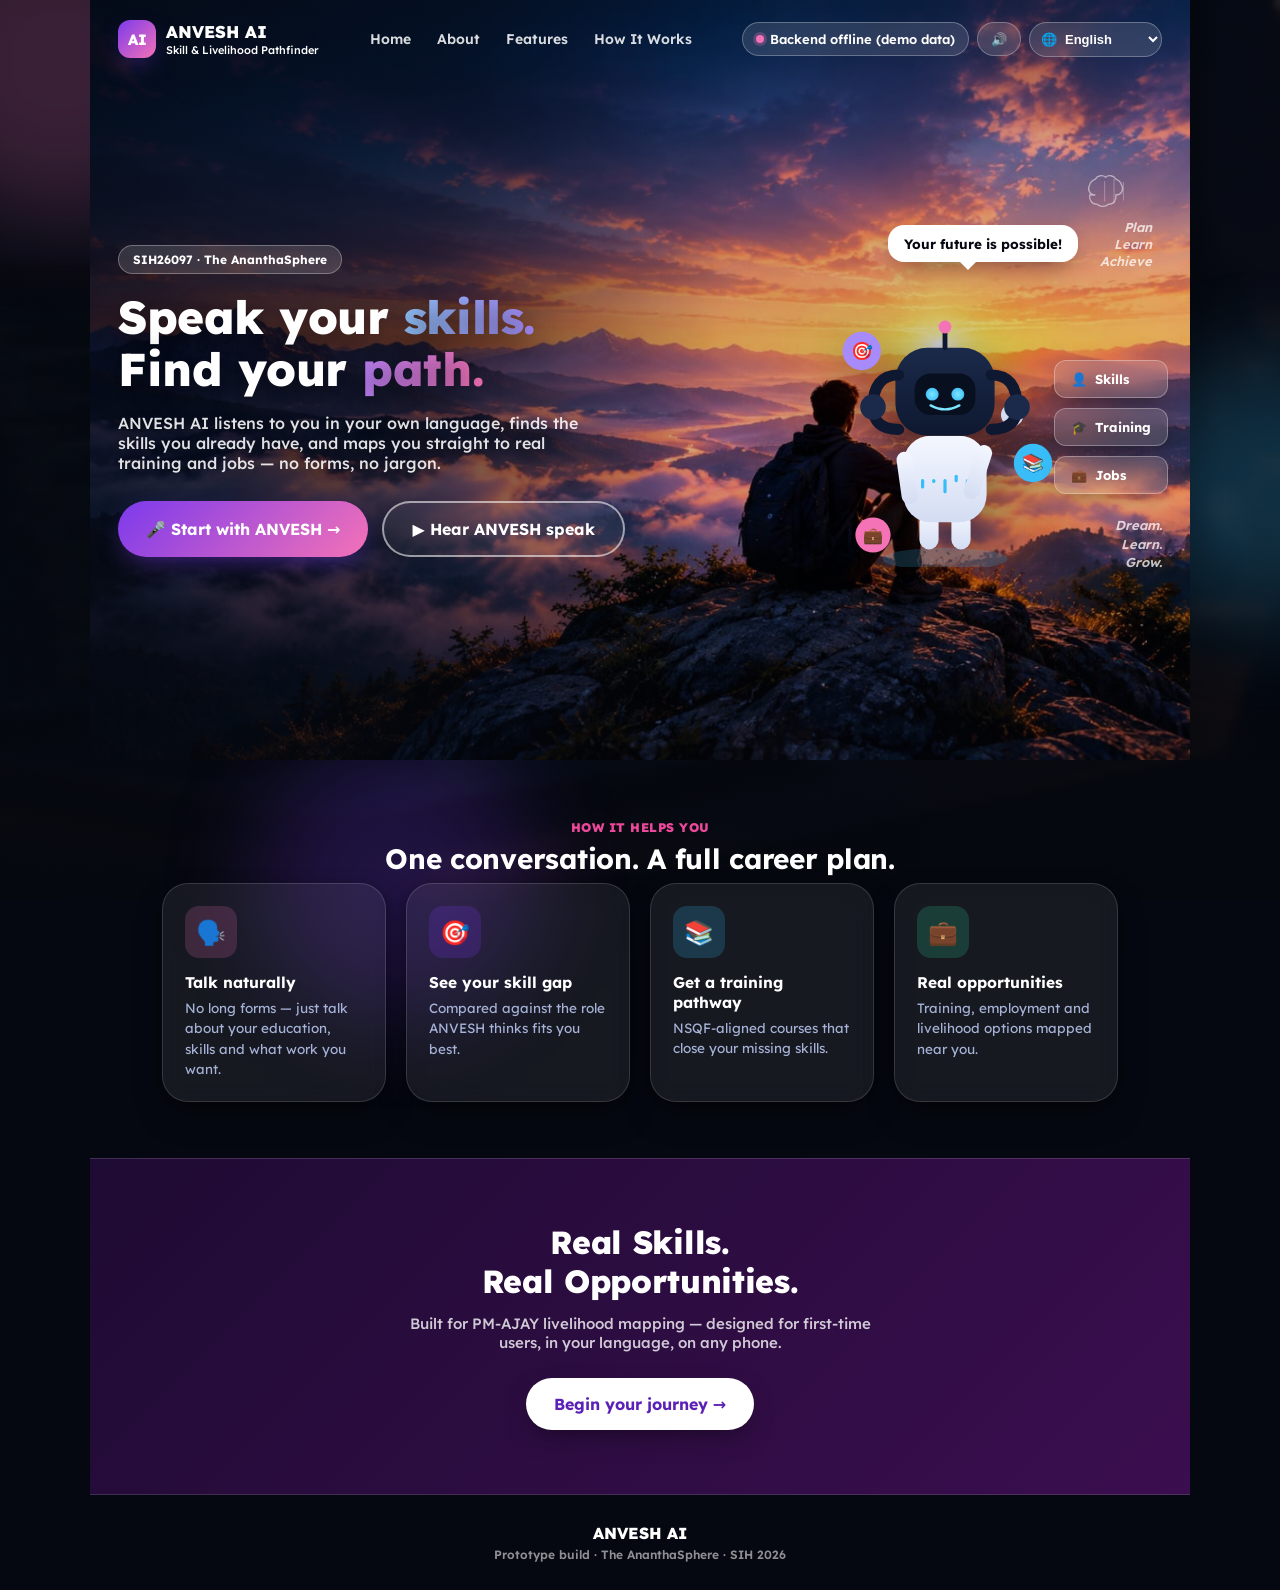
<file: index.html>
<!DOCTYPE html>
<html lang="en">
<head>
<meta charset="UTF-8" />
<meta name="viewport" content="width=device-width, initial-scale=1.0" />
<title>ANVESH AI — Skill &amp; Livelihood Pathfinder</title>
<link rel="preconnect" href="https://fonts.googleapis.com">
<link href="https://fonts.googleapis.com/css2?family=Baloo+2:wght@500;600;700;800&family=Lexend:wght@400;500;600;700&family=Noto+Sans+Devanagari:wght@400;500;600&family=Noto+Sans+Kannada:wght@400;500;600&family=Noto+Sans+Tamil:wght@400;500;600&family=Noto+Sans+Telugu:wght@400;500;600&family=Noto+Sans+Bengali:wght@400;500;600&display=swap" rel="stylesheet">
<link rel="stylesheet" href="styles.css">
</head>
<body>

<div id="app">
  <div class="topbar">
    <div class="brand">
      <div class="brand-mark" onclick="goTo('landing')" style="cursor:pointer">AI</div>
      <div>
        <div class="brand-name">ANVESH AI</div>
        <div class="brand-sub">Skill &amp; Livelihood Pathfinder</div>
      </div>
    </div>
    <div class="top-actions">
      <button class="pill-btn js-status-pill" title="Backend connection status">
        <span class="status-dot checking js-status-dot"></span>
        <span class="js-status-label">Checking backend…</span>
      </button>
      <button class="pill-btn js-sound-toggle" onclick="toggleSound()" title="Toggle sound">🔊</button>
      <button class="pill-btn js-lang-pill" onclick="goTo('language')">🌐 <span class="js-lang-label">English</span></button>
    </div>
  </div>

  <nav class="journey" id="journeyTracker"></nav>

  <main id="mainScreen"></main>

  <footer>ANVESH AI prototype &middot; Frontend module (Member 1) &middot; live-wired to the member2-backend FastAPI service</footer>
</div>

<script src="api.js"></script>
<script src="effects.js"></script>
<script src="mascot.js"></script>
<script src="i18n.js"></script>
<script src="app.js"></script>
</body>
</html>
</file>
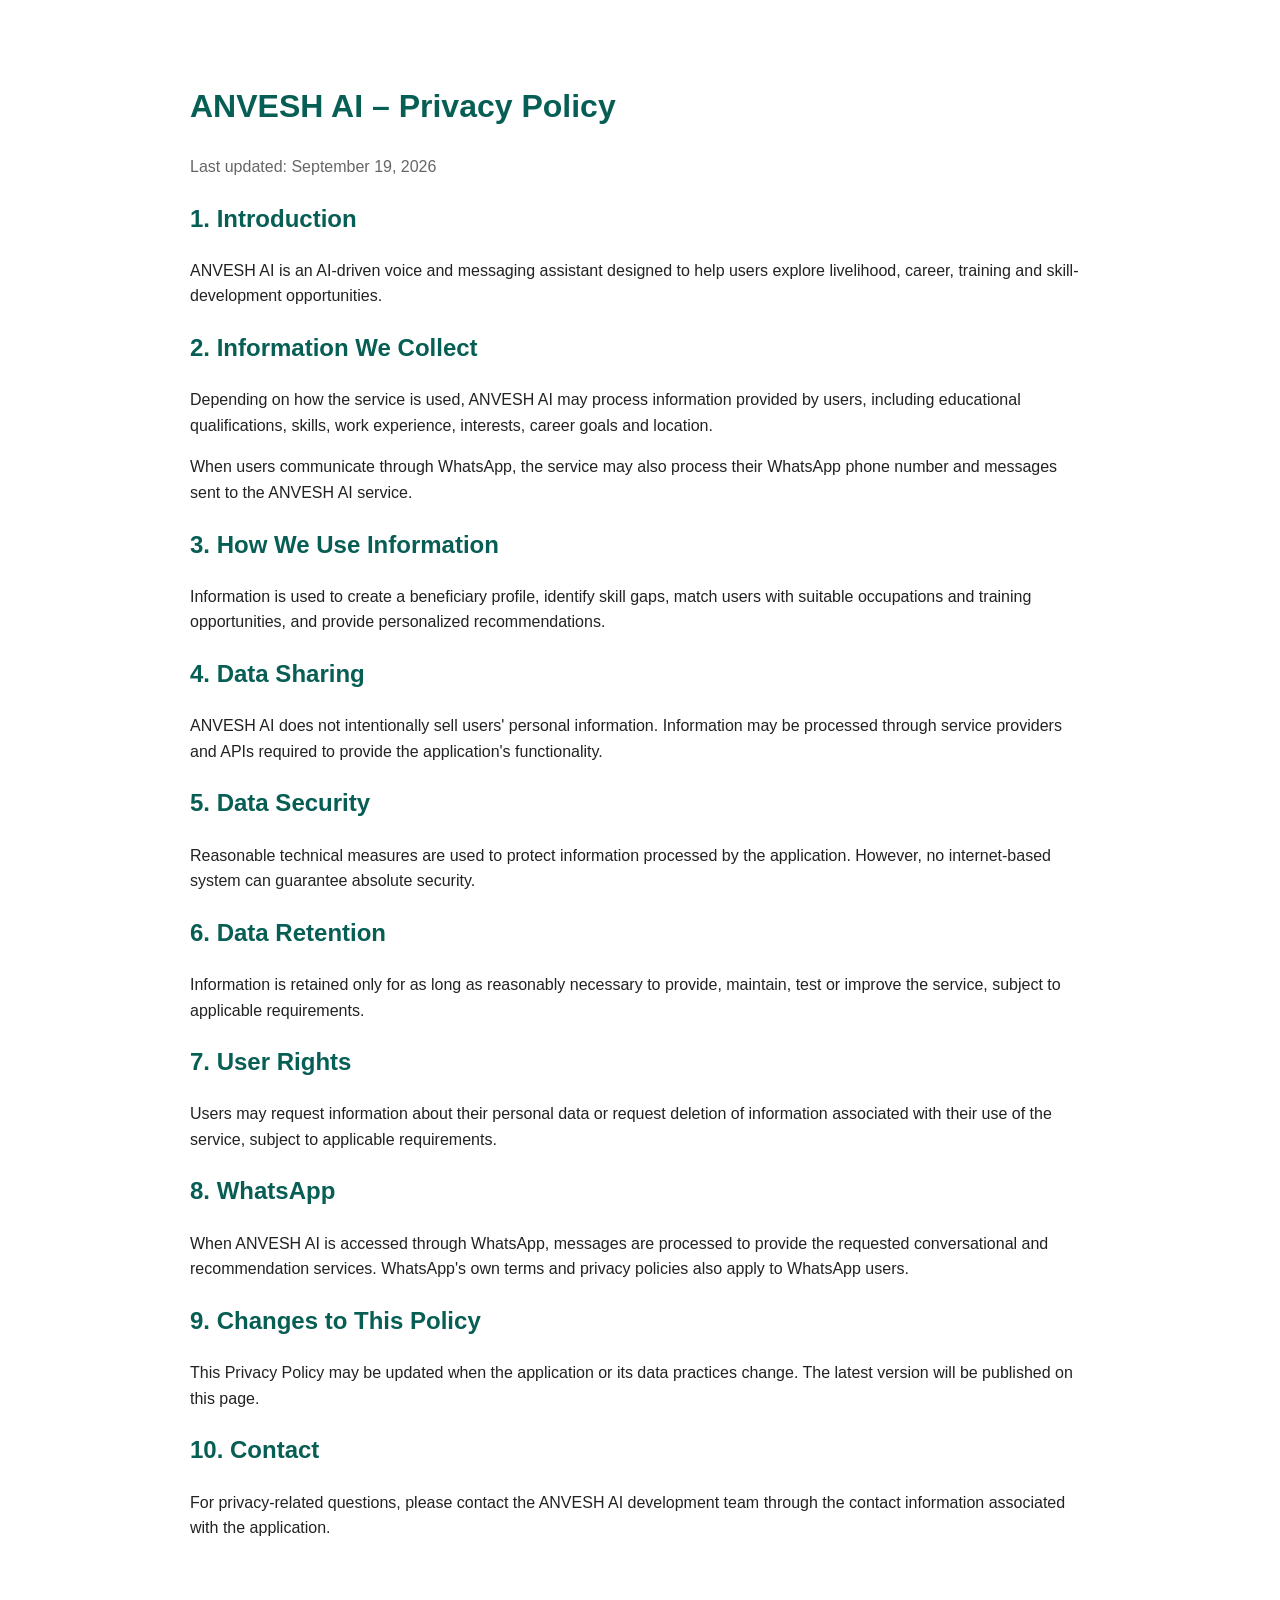
<file: privacy-policy.html>
<!DOCTYPE html>
<html lang="en">
<head>
    <meta charset="UTF-8">
    <meta name="viewport" content="width=device-width, initial-scale=1.0">
    <title>ANVESH AI - Privacy Policy</title>
    <style>
        body {
            font-family: Arial, sans-serif;
            max-width: 900px;
            margin: 40px auto;
            padding: 20px;
            line-height: 1.6;
            color: #222;
        }

        h1, h2 {
            color: #075E54;
        }

        .date {
            color: #666;
        }
    </style>
</head>
<body>

<h1>ANVESH AI – Privacy Policy</h1>

<p class="date">Last updated: September 19, 2026</p>

<h2>1. Introduction</h2>

<p>
ANVESH AI is an AI-driven voice and messaging assistant designed to help
users explore livelihood, career, training and skill-development
opportunities.
</p>

<h2>2. Information We Collect</h2>

<p>
Depending on how the service is used, ANVESH AI may process information
provided by users, including educational qualifications, skills,
work experience, interests, career goals and location.
</p>

<p>
When users communicate through WhatsApp, the service may also process
their WhatsApp phone number and messages sent to the ANVESH AI service.
</p>

<h2>3. How We Use Information</h2>

<p>
Information is used to create a beneficiary profile, identify skill gaps,
match users with suitable occupations and training opportunities, and
provide personalized recommendations.
</p>

<h2>4. Data Sharing</h2>

<p>
ANVESH AI does not intentionally sell users' personal information.
Information may be processed through service providers and APIs required
to provide the application's functionality.
</p>

<h2>5. Data Security</h2>

<p>
Reasonable technical measures are used to protect information processed
by the application. However, no internet-based system can guarantee
absolute security.
</p>

<h2>6. Data Retention</h2>

<p>
Information is retained only for as long as reasonably necessary to
provide, maintain, test or improve the service, subject to applicable
requirements.
</p>

<h2>7. User Rights</h2>

<p>
Users may request information about their personal data or request
deletion of information associated with their use of the service,
subject to applicable requirements.
</p>

<h2>8. WhatsApp</h2>

<p>
When ANVESH AI is accessed through WhatsApp, messages are processed to
provide the requested conversational and recommendation services.
WhatsApp's own terms and privacy policies also apply to WhatsApp users.
</p>

<h2>9. Changes to This Policy</h2>

<p>
This Privacy Policy may be updated when the application or its data
practices change. The latest version will be published on this page.
</p>

<h2>10. Contact</h2>

<p>
For privacy-related questions, please contact the ANVESH AI development
team through the contact information associated with the application.
</p>

</body>
</html>
</file>
<file: styles.css>
/* =========================================================================
   ANVESH AI — Member 1 Frontend Prototype
   styles.css — cinematic, realistic dark theme built around the hero
   photo (assets/hero-bg.png), with frosted-glass UI throughout.
   All colors are CSS variables here — change the palette in one place.
   ========================================================================= */

:root{
  --violet:#7C3AED;
  --violet-deep:#5B21B6;
  --pink:#F472B6;
  --pink-deep:#EC4899;
  --amber:#FDBA74;
  --yellow:#FACC15;
  --sky:#38BDF8;
  --mint:#34D399;

  --navy-deep:#050810;
  --navy:#0E1626;

  --ink:#EEF2FF;
  --ink-soft:#A6B2D6;
  --paper:#0A0F1D;
  --card-bg:rgba(255,255,255,0.07);
  --card-bg-solid:#121A2E;
  --line:rgba(255,255,255,0.14);

  --radius-s:8px;
  --radius-m:16px;
  --radius-l:26px;
  --shadow: 0 4px 18px rgba(0,0,0,0.35), 0 16px 40px -18px rgba(0,0,0,0.55);
  --shadow-pop: 0 10px 26px -8px rgba(124,58,237,0.55);
  --focus: 0 0 0 4px rgba(124,58,237,0.35);
}

*{box-sizing:border-box;}
html,body{margin:0;padding:0;}
body{
  font-family:'Lexend','Noto Sans Devanagari','Noto Sans Kannada','Noto Sans Tamil','Noto Sans Telugu','Noto Sans Bengali',system-ui,sans-serif;
  color:var(--ink);
  min-height:100vh;
  -webkit-font-smoothing:antialiased;
  background:var(--navy-deep);
  overflow-x:hidden;
}

/* fixed, dimmed copy of one consistent workspace photo behind every
   screen except the landing hero (which has its own full photo layer).
   One shared background — not a different photo per step — per the
   user's request to stop different images "popping" between screens. */
body::before{
  content:"";
  position:fixed;
  inset:0;
  background-image:
    linear-gradient(100deg, rgba(5,8,16,0.82) 0%, rgba(5,8,16,0.6) 45%, rgba(5,8,16,0.75) 100%),
    linear-gradient(180deg, rgba(5,8,16,0.6), rgba(5,8,16,0.88)),
    url('assets/bg-app.jpg');
  background-size:cover;
  background-position:center 30%;
  filter:saturate(0.9);
  z-index:-2;
}

h1,h2,h3,h4{font-family:'Lexend','Noto Sans Devanagari','Noto Sans Kannada','Noto Sans Tamil','Noto Sans Telugu','Noto Sans Bengali',sans-serif; margin:0; line-height:1.15; font-weight:700; letter-spacing:-0.01em;}
p{margin:0;}
button{font-family:inherit;}
:focus-visible{outline:none; box-shadow:var(--focus); border-radius:var(--radius-s);}
a{color:inherit; text-decoration:none;}

.blob{
  position:fixed;
  border-radius:50%;
  filter:blur(50px);
  opacity:0.22;
  z-index:-1;
  pointer-events:none;
}
.blob-1{ width:320px; height:320px; top:-100px; left:-100px; background:var(--pink); animation:floatBlob 16s ease-in-out infinite; }
.blob-2{ width:260px; height:260px; top:40%; right:-120px; background:var(--sky); animation:floatBlob 20s ease-in-out infinite reverse; }
.blob-3{ width:280px; height:280px; bottom:-120px; left:20%; background:var(--violet); animation:floatBlob 18s ease-in-out infinite; }
@keyframes floatBlob{
  0%,100%{ transform:translate(0,0) scale(1); }
  33%{ transform:translate(30px,-20px) scale(1.08); }
  66%{ transform:translate(-20px,25px) scale(0.95); }
}
@media (prefers-reduced-motion: reduce){ .blob{ animation:none; } }

#app{
  max-width:1100px;
  margin:0 auto;
  min-height:100vh;
  display:flex;
  flex-direction:column;
  position:relative;
  z-index:1;
}

.topbar{
  display:flex;
  align-items:center;
  justify-content:space-between;
  padding:16px 22px;
  position:sticky;
  top:0;
  background:rgba(5,8,16,0.55);
  backdrop-filter:blur(12px);
  z-index:20;
  border-bottom:1px solid var(--line);
}
.on-landing main{ padding:0; }
.on-landing > footer{ display:none; }
.on-landing .topbar{ display:none; }

.brand{ display:flex; align-items:center; gap:10px; }
.brand-mark{
  width:38px;height:38px;border-radius:12px;
  background:linear-gradient(135deg,var(--violet),var(--pink));
  display:flex;align-items:center;justify-content:center;
  color:#fff;
  font-weight:800;
  font-size:15px;
  box-shadow:var(--shadow-pop);
}
.brand-name{ font-size:17px; font-weight:800; color:#fff; }
.brand-sub{ font-size:11px; color:var(--ink-soft); margin-top:1px; font-weight:500; }

.top-actions{ display:flex; align-items:center; gap:8px; }

.pill-btn{
  display:flex;align-items:center;gap:6px;
  padding:8px 13px;
  border:1.5px solid var(--line);
  border-radius:999px;
  background:var(--card-bg);
  font-size:13px;
  font-weight:600;
  cursor:pointer;
  color:var(--ink);
  transition:transform .15s ease, border-color .15s ease;
}
.pill-btn:hover{ border-color:var(--violet); transform:translateY(-1px); }
.pill-btn:active{ transform:scale(0.96); }
.pill-btn.glass{ background:rgba(255,255,255,0.12); backdrop-filter:blur(10px); border-color:rgba(255,255,255,0.28); color:#fff; }
.pill-btn.glass:hover{ border-color:#fff; }

.language-select-wrap{
  position:relative;
  display:flex;
  align-items:center;
}
.language-icon{
  position:absolute;
  left:12px;
  z-index:2;
  pointer-events:none;
  font-size:13px;
}
.language-select-wrap .js-landing-language{
  min-width:118px;
  padding-left:31px;
  padding-right:28px;
  appearance:auto;
  -webkit-appearance:auto;
}
.language-select-wrap .js-landing-language option{
  color:var(--ink);
  background:#fff;
}

.status-dot{ width:8px;height:8px;border-radius:50%; display:inline-block; }
.status-dot.online{ background:var(--mint); box-shadow:0 0 0 3px rgba(52,211,153,0.25); }
.status-dot.offline{ background:var(--pink); box-shadow:0 0 0 3px rgba(244,114,182,0.25); }
.status-dot.checking{ background:var(--yellow); animation:blink 1s ease-in-out infinite; }
@keyframes blink{ 50%{ opacity:0.3; } }

.journey{
  display:flex;
  overflow-x:auto;
  gap:0;
  padding:14px 22px 0 22px;
  scrollbar-width:none;
}
.journey::-webkit-scrollbar{display:none;}
.j-step{
  display:flex; align-items:center; gap:8px;
  flex-shrink:0;
  padding-bottom:14px;
  margin-right:22px;
  border-bottom:4px solid transparent;
  color:var(--ink-soft);
  font-size:12.5px; font-weight:600;
  white-space:nowrap;
  transition:color .2s ease;
}
.j-num{
  width:22px;height:22px;border-radius:50%;
  background:var(--card-bg);
  border:1px solid var(--line);
  color:var(--ink-soft);
  font-size:11px;font-weight:800;
  display:flex;align-items:center;justify-content:center;
  transition:all .25s ease;
}
.j-step.done .j-num{ background:linear-gradient(135deg,var(--mint),#10b981); color:#062; border-color:transparent; }
.j-step.active{ color:#fff; border-bottom-color:var(--pink); }
.j-step.active .j-num{ background:linear-gradient(135deg,var(--violet),var(--pink)); color:#fff; border-color:transparent; transform:scale(1.15); box-shadow:var(--shadow-pop); }

main{ flex:1; padding:26px 22px 70px 22px; position:relative; }

.screen{ animation:screenIn .38s cubic-bezier(.2,.9,.3,1.3); }
@keyframes screenIn{
  from{ opacity:0; transform:translateY(18px) scale(0.98); }
  to{ opacity:1; transform:translateY(0) scale(1); }
}
@media (prefers-reduced-motion: reduce){ .screen{ animation:none; } }

.eyebrow{
  display:inline-block;
  color:#fff;
  background:linear-gradient(90deg,var(--violet),var(--pink));
  padding:4px 12px;
  border-radius:999px;
  font-size:12px; font-weight:700;
  margin-bottom:10px;
}
.screen h2{ font-size:28px; color:#fff; margin-bottom:8px; }
.screen .lede{ color:var(--ink-soft); font-size:15px; max-width:56ch; margin-bottom:26px; font-weight:500; }

.card{
  background:var(--card-bg);
  backdrop-filter:blur(14px);
  border:1.5px solid var(--line);
  border-radius:var(--radius-l);
  box-shadow:var(--shadow);
  padding:26px;
}

.btn{
  display:inline-flex; align-items:center; justify-content:center; gap:8px;
  padding:14px 24px;
  border-radius:999px;
  font-size:15px; font-weight:700;
  border:none;
  cursor:pointer;
  transition:transform .15s cubic-bezier(.3,1.5,.5,1), box-shadow .15s ease, filter .15s ease;
}
.btn:hover{ transform:translateY(-2px) scale(1.02); filter:brightness(1.08); }
.btn:active{ transform:scale(0.96); }
.btn-primary{
  background:linear-gradient(135deg,var(--violet),var(--pink));
  color:#fff;
  box-shadow:var(--shadow-pop);
}
.btn-ghost{ background:var(--card-bg); color:#fff; border:2px solid var(--line); }
.btn-ghost:hover{ border-color:var(--violet); }
.btn-outline-light{ background:rgba(255,255,255,0.06); color:#fff; border:2px solid rgba(255,255,255,0.55); }
.btn-outline-light:hover{ background:rgba(255,255,255,0.14); border-color:#fff; }
.btn-inverse{ background:#fff; color:var(--violet-deep); box-shadow:0 10px 26px -8px rgba(0,0,0,0.5); }
.btn-block{ width:100%; }
.btn[disabled]{ opacity:0.5; cursor:not-allowed; transform:none; }
.btn-lg{ padding:16px 28px; font-size:16px; }

.row{ display:flex; gap:14px; flex-wrap:wrap; }
.row.between{ justify-content:space-between; align-items:center; }
.actions{ display:flex; gap:12px; margin-top:26px; flex-wrap:wrap; }

/* ---------- Language grid ---------- */
.lang-grid{
  display:grid;
  grid-template-columns:repeat(auto-fill, minmax(150px,1fr));
  gap:14px;
  margin-bottom:26px;
}
.lang-card{
  background:var(--card-bg);
  border:2px solid var(--line);
  border-radius:var(--radius-m);
  padding:18px 14px;
  cursor:pointer;
  text-align:left;
  backdrop-filter:blur(10px);
  transition:transform .15s ease, border-color .15s ease, box-shadow .15s ease;
}
.lang-card:hover{ border-color:var(--violet); transform:translateY(-3px); box-shadow:var(--shadow); }
.lang-card.selected{
  border-color:var(--pink);
  background:linear-gradient(135deg, rgba(244,114,182,0.16), rgba(124,58,237,0.16));
  box-shadow:var(--shadow-pop);
  transform:translateY(-3px) scale(1.02);
}
.lang-card .native{ font-size:20px; font-weight:700; color:#fff; display:block; }
.lang-card .roman{ font-size:12.5px; color:var(--ink-soft); display:block; margin-top:2px; font-weight:600; }

/* ---------- Voice screen ---------- */
.voice-stage{ display:flex; flex-direction:column; align-items:center; text-align:center; padding:40px 20px; }
.mic-wrap{ position:relative; width:150px; height:150px; display:flex; align-items:center; justify-content:center; }
.mic-ring{ position:absolute; inset:0; border-radius:50%; border:3px solid var(--pink); opacity:0; }
.mic-btn.listening ~ .mic-ring{ animation:ringPulse 1.6s ease-out infinite; }
.mic-ring:nth-child(2){ animation-delay:.5s !important; }
@keyframes ringPulse{ 0%{ transform:scale(0.7); opacity:0.7; } 100%{ transform:scale(1.5); opacity:0; } }
.mic-btn{
  width:118px;height:118px; border-radius:50%; border:none;
  background:linear-gradient(150deg,var(--pink),var(--violet));
  box-shadow:0 14px 34px -10px rgba(0,0,0,0.6);
  color:#fff; font-size:42px;
  display:flex;align-items:center;justify-content:center;
  cursor:pointer; position:relative; z-index:2;
  transition:transform .2s cubic-bezier(.3,1.6,.5,1);
}
.mic-btn:hover{ transform:scale(1.06); }
.mic-btn.listening{ animation:micBounce 0.9s ease-in-out infinite; }
@keyframes micBounce{ 0%,100%{ transform:scale(1); } 50%{ transform:scale(1.1); } }

.waveform{ display:flex; align-items:flex-end; gap:5px; height:34px; margin-top:20px; }
.waveform span{ display:block; width:6px; border-radius:4px; background:linear-gradient(180deg,var(--sky),var(--violet)); height:8px; }
.waveform.live span{ animation:waveBounce 0.9s ease-in-out infinite; }
.waveform span:nth-child(1){ animation-delay:0s; }
.waveform span:nth-child(2){ animation-delay:0.1s; }
.waveform span:nth-child(3){ animation-delay:0.2s; }
.waveform span:nth-child(4){ animation-delay:0.3s; }
.waveform span:nth-child(5){ animation-delay:0.4s; }
.waveform span:nth-child(6){ animation-delay:0.3s; }
.waveform span:nth-child(7){ animation-delay:0.2s; }
@keyframes waveBounce{ 0%,100%{ height:8px; } 50%{ height:32px; } }

.voice-status{ margin-top:18px; font-size:14.5px; color:var(--ink-soft); font-weight:600; min-height:20px; }
.transcript-box{
  margin-top:22px; width:100%; max-width:480px;
  background:rgba(124,58,237,0.14);
  border:1.5px solid var(--line);
  border-radius:var(--radius-m);
  padding:16px 18px;
  text-align:left; font-size:14.5px; color:#fff;
  display:none;
}
.transcript-box.show{ display:block; animation:screenIn .3s ease; }
.fallback-note{ margin-top:26px; font-size:13.5px; color:var(--ink-soft); font-weight:600; }
.text-fallback{ margin-top:14px; width:100%; max-width:480px; display:flex; gap:10px; }
.text-fallback input{
  flex:1; padding:14px 18px; border-radius:999px;
  border:2px solid var(--line);
  font-size:14.5px; font-family:inherit;
  background:rgba(255,255,255,0.06);
  color:#fff;
}
.text-fallback input::placeholder{ color:var(--ink-soft); }
.text-fallback input:focus{ border-color:var(--violet); }

/* ---------- Profile screen ---------- */
.field-list{ display:flex; flex-direction:column; }
.field-row{ display:flex; align-items:center; justify-content:space-between; padding:14px 0; border-bottom:1px solid var(--line); }
.field-row:last-child{ border-bottom:none; }
.field-label{ font-size:13.5px; color:var(--ink-soft); font-weight:600; }
.field-value{ font-size:15px; font-weight:700; color:#fff; }
.tag{ display:inline-flex; padding:4px 11px; border-radius:999px; font-size:11.5px; font-weight:800; }
.tag-missing{ background:rgba(244,114,182,0.2); color:#fbcfe8; }

.next-q{
  margin-top:18px;
  background:rgba(250,204,21,0.14);
  border-radius:var(--radius-m);
  padding:16px 18px; font-size:14.5px; color:var(--ink);
}
.next-q strong{ display:block; font-size:12px; color:var(--amber); margin-bottom:4px; }

/* ---------- Skill gap ---------- */
.skill-cols{ display:grid; grid-template-columns:1fr; gap:18px; }
@media(min-width:640px){ .skill-cols{ grid-template-columns:1fr 1fr; } }
.skill-block h4{ font-size:13px; color:var(--ink-soft); font-weight:700; margin-bottom:10px; }
.chip-list{ display:flex; flex-wrap:wrap; gap:8px; }
.chip{ padding:8px 14px; border-radius:999px; font-size:13.5px; font-weight:700; transition:transform .15s ease; }
.chip:hover{ transform:translateY(-2px); }
.chip-have{ background:rgba(52,211,153,0.18); color:#6ee7b7; }
.chip-need{ background:rgba(244,114,182,0.18); color:#fbcfe8; }

.gap-bar-wrap{ margin-top:22px; }
.gap-bar-track{ height:12px; border-radius:999px; background:var(--line); overflow:hidden; }
.gap-bar-fill{
  height:100%; border-radius:999px;
  background:linear-gradient(90deg, var(--mint), var(--sky), var(--violet));
  background-size:200% 100%;
  animation:gapFill 1.2s ease-out forwards, gradientShift 3s ease-in-out infinite;
  width:0;
}
@keyframes gapFill{ to{ width:var(--fillw,0%); } }
@keyframes gradientShift{ 0%,100%{ background-position:0% 50%; } 50%{ background-position:100% 50%; } }
.gap-bar-caption{ display:flex; justify-content:space-between; font-size:12.5px; color:var(--ink-soft); margin-top:8px; font-weight:600; }

/* ---------- NSQF ---------- */
.nsqf-item{ display:flex; gap:14px; padding:16px 0; border-bottom:1px solid var(--line); }
.nsqf-item:last-child{ border-bottom:none; }
.nsqf-level{
  flex-shrink:0; width:48px;height:48px; border-radius:var(--radius-s);
  background:linear-gradient(135deg,var(--sky),var(--violet));
  color:#fff; font-weight:800; font-size:12.5px;
  display:flex;align-items:center;justify-content:center; text-align:center;
}
.nsqf-title{ font-weight:700; font-size:15px; margin-bottom:3px; color:#fff; }
.nsqf-meta{ font-size:13px; color:var(--ink-soft); }

/* ---------- Occupation / score ---------- */
.score-wrap{ display:flex; align-items:center; gap:24px; flex-wrap:wrap; }
.score-ring{
  width:128px;height:128px; border-radius:50%; flex-shrink:0;
  display:flex;align-items:center;justify-content:center; position:relative;
  background:conic-gradient(var(--violet) 0, var(--pink) 0);
  animation:ringFill 1.4s cubic-bezier(.2,.8,.3,1) forwards;
  box-shadow:var(--shadow-pop);
}
@keyframes ringFill{
  from{ background:conic-gradient(var(--violet) 0%, var(--line) 0%); }
  to{ background:conic-gradient(var(--violet) calc(var(--pct,0)*1%), var(--pink) calc(var(--pct,0)*1%), var(--line) 0); }
}
.score-ring::before{ content:""; position:absolute; width:98px;height:98px; border-radius:50%; background:var(--card-bg-solid); }
.score-num{ position:relative; font-size:30px; font-weight:800; color:#fff; }
.score-num span{ font-size:13px; font-weight:600; color:var(--ink-soft); display:block; margin-top:-2px; }
.occ-title{ font-size:21px; font-weight:800; color:#fff; margin-bottom:4px; }
.occ-sub{ font-size:13.5px; color:var(--ink-soft); font-weight:600; }

.explain-toggle{
  margin-top:20px; background:var(--card-bg); border:2px dashed var(--line);
  border-radius:var(--radius-m); padding:14px 16px; width:100%; text-align:left;
  font-size:14px; font-weight:700; color:#fff; cursor:pointer;
  transition:border-color .15s ease;
}
.explain-toggle:hover{ border-color:var(--violet); }
.explain-body{
  margin-top:12px; padding:16px 18px;
  background:rgba(124,58,237,0.14);
  border-radius:var(--radius-m); font-size:14px; line-height:1.55; color:var(--ink);
  display:none;
}
.explain-body.show{ display:block; animation:screenIn .25s ease; }

/* ---------- Opportunities ---------- */
.opp-card{
  border:1.5px solid var(--line); border-radius:var(--radius-m);
  padding:18px; margin-bottom:12px; background:var(--card-bg);
  backdrop-filter:blur(10px);
  transition:transform .15s ease, box-shadow .15s ease;
}
.opp-card:hover{ transform:translateY(-2px); box-shadow:var(--shadow); }
.opp-card:last-child{ margin-bottom:0; }
.opp-type{ display:inline-block; font-size:11.5px; font-weight:800; padding:4px 11px; border-radius:999px; margin-bottom:8px; }
.opp-type.training{ background:rgba(56,189,248,0.2); color:#bae6fd; }
.opp-type.employment{ background:rgba(253,186,116,0.2); color:#fed7aa; }
.opp-type.livelihood{ background:rgba(52,211,153,0.2); color:#6ee7b7; }
.opp-title{ font-weight:700; font-size:15px; margin-bottom:3px; color:#fff; }
.opp-meta{ font-size:13px; color:var(--ink-soft); }

/* ---------- States: loading / empty / error ---------- */
.state-box{ display:flex; flex-direction:column; align-items:center; text-align:center; padding:54px 20px; color:var(--ink-soft); }
.spinner{
  width:40px;height:40px; border-radius:50%;
  border:4px solid var(--line);
  border-top-color:var(--violet);
  border-right-color:var(--pink);
  animation:spin .8s linear infinite;
  margin-bottom:16px;
}
@keyframes spin{ to{ transform:rotate(360deg); } }
.state-title{ font-size:16px; font-weight:700; color:#fff; margin-bottom:6px; }
.state-desc{ font-size:13.5px; max-width:40ch; }
.state-box .btn{ margin-top:18px; }
.icon-badge{ width:50px;height:50px; border-radius:50%; display:flex;align-items:center;justify-content:center; margin-bottom:16px; font-size:22px; }
.icon-badge.err{ background:rgba(244,114,182,0.2); color:#fbcfe8; }
.icon-badge.empty{ background:rgba(124,58,237,0.2); color:#ddd6fe; }

footer{ text-align:center; font-size:12px; color:var(--ink-soft); padding:18px 22px 28px; font-weight:600; }
.mock-badge{
  display:inline-flex; align-items:center; gap:5px;
  font-size:11px; font-weight:700; color:#fbcfe8;
  background:rgba(244,114,182,0.2); padding:3px 10px; border-radius:999px; margin-left:8px;
}

/* ---------- Confetti + mic pop particles ---------- */
.confetti-piece{ position:fixed; z-index:999; pointer-events:none; border-radius:2px; animation:confettiFly 1.2s ease-out forwards; }
@keyframes confettiFly{ to{ transform:translate(var(--dx),var(--dy)) rotate(var(--rot)); opacity:0; } }
.voice-pop{
  position:fixed; z-index:998; pointer-events:none; border-radius:50%;
  background:radial-gradient(circle at 35% 30%, #fff, var(--sky));
  opacity:0.9;
  animation:popRise 1.1s ease-out forwards;
}
@keyframes popRise{ 0%{ transform:translateY(0) scale(0.6); opacity:0.9; } 100%{ transform:translateY(-90px) scale(1.4); opacity:0; } }

/* =========================================================================
   Landing / hero page — cinematic real-photo hero + glass UI
   ========================================================================= */
.landing-screen{ animation:screenIn .4s ease; }

.hero-photo{
  position:relative;
  min-height:760px;
  display:flex;
  flex-direction:column;
  overflow:hidden;
}
.hero-photo-img{
  position:absolute; inset:0;
  width:100%; height:100%;
  object-fit:cover;
  object-position:center 30%;
  z-index:0;
}
.hero-photo-overlay{
  position:absolute; inset:0;
  background:
    linear-gradient(100deg, rgba(5,8,16,0.88) 0%, rgba(5,8,16,0.55) 42%, rgba(5,8,16,0.25) 68%, rgba(5,8,16,0.55) 100%),
    linear-gradient(180deg, rgba(5,8,16,0.55) 0%, rgba(5,8,16,0.15) 22%, rgba(5,8,16,0.1) 60%, rgba(5,8,16,0.75) 100%);
  z-index:1;
}
/* landing hero: the photo already has its own person + mascot + cards
   baked in on the right — keep that fully visible, only darken the left
   third where our real headline/buttons sit. */
.hero-photo-overlay-light{
  background:
    linear-gradient(100deg, rgba(5,8,16,0.82) 0%, rgba(5,8,16,0.62) 32%, rgba(5,8,16,0.12) 56%, rgba(5,8,16,0.05) 100%),
    linear-gradient(180deg, rgba(5,8,16,0.4) 0%, rgba(5,8,16,0.05) 20%, rgba(5,8,16,0.05) 65%, rgba(5,8,16,0.35) 100%);
}

.hero-nav{
  position:relative; z-index:5;
  display:flex; align-items:center; justify-content:space-between;
  padding:20px 28px;
  flex-wrap:wrap;
  gap:12px;
}
.hero-nav .brand-name-dark, .hero-nav .brand-sub-dark{ color:#fff; }
.hero-nav-links{ display:flex; gap:26px; }
.hero-nav-links a{ color:rgba(255,255,255,0.85); font-size:14px; font-weight:600; transition:color .15s ease; }
.hero-nav-links a:hover{ color:#fff; }
@media(max-width:760px){ .hero-nav-links{ display:none; } }

.hero-content{
  position:relative; z-index:5;
  flex:1;
  display:grid;
  grid-template-columns:1.15fr 0.85fr;
  gap:24px;
  align-items:center;
  padding:20px 28px 56px;
  max-width:1100px;
  margin:0 auto;
  width:100%;
}
@media(max-width:820px){ .hero-content{ grid-template-columns:1fr; } }
.hero-content-textonly{ display:block; max-width:640px; margin:0; padding-left:56px; }
@media(max-width:820px){ .hero-content-textonly{ padding-left:24px; padding-right:24px; max-width:100%; } }

.btn.speaking-pulse{ animation:btnPulse 0.9s ease-in-out infinite; }
@keyframes btnPulse{ 0%,100%{ box-shadow:0 0 0 0 rgba(255,255,255,0.35);} 50%{ box-shadow:0 0 0 10px rgba(255,255,255,0);} }

.hero-kicker{
  display:inline-block;
  color:#fff;
  background:rgba(255,255,255,0.14);
  border:1px solid rgba(255,255,255,0.3);
  backdrop-filter:blur(8px);
  padding:6px 14px;
  border-radius:999px;
  font-size:12px; font-weight:700;
  margin-bottom:18px;
}
.hero-title{
  font-size:46px;
  color:#fff;
  font-weight:800;
  line-height:1.12;
  margin-bottom:18px;
  text-shadow:0 6px 30px rgba(0,0,0,0.5);
}
.grad-blue{ background:linear-gradient(90deg,#93C5FD,#A78BFA); -webkit-background-clip:text; background-clip:text; color:transparent; }
.grad-pink{ background:linear-gradient(90deg,#C084FC,#F472B6); -webkit-background-clip:text; background-clip:text; color:transparent; }
.hero-sub{
  color:rgba(255,255,255,0.88);
  font-size:16px;
  font-weight:500;
  max-width:48ch;
  margin-bottom:28px;
  text-shadow:0 2px 12px rgba(0,0,0,0.4);
}
.hero-actions{ display:flex; gap:14px; flex-wrap:wrap; }

/* ---- mascot stage ---- */
.hero-mascot-stage{ position:relative; display:flex; align-items:flex-end; justify-content:center; min-height:340px; }
.mascot-wrap{ position:relative; z-index:3; }
.mascot-svg{
  width:min(240px, 70vw);
  height:auto;
  animation:mascotPopIn 0.9s cubic-bezier(.2,1.6,.4,1) both, mascotIdle 3.4s ease-in-out 0.9s infinite;
  filter:drop-shadow(0 18px 28px rgba(0,0,0,0.5));
}
@keyframes mascotPopIn{ 0%{ transform:translateY(120px) scale(0.6); opacity:0; } 70%{ transform:translateY(-10px) scale(1.04); opacity:1; } 100%{ transform:translateY(0) scale(1); opacity:1; } }
@keyframes mascotIdle{ 0%,100%{ transform:translateY(0); } 50%{ transform:translateY(-8px); } }
.wave-arm{ transform-origin:202px 188px; animation:waveArm 1.6s ease-in-out 1s infinite; }
@keyframes waveArm{ 0%,100%{ transform:rotate(0deg); } 25%{ transform:rotate(-16deg); } 75%{ transform:rotate(6deg); } }
.sound-ring{ transform-origin:150px 180px; }
.sound-ring.r1{ animation:ringGrow 2.6s ease-out 0.3s infinite; }
.sound-ring.r2{ animation:ringGrow 2.6s ease-out 1.1s infinite; }
.sound-ring.r3{ animation:ringGrow 2.6s ease-out 1.9s infinite; }
@keyframes ringGrow{ 0%{ transform:scale(0.6); opacity:0.6; } 100%{ transform:scale(1.5); opacity:0; } }
.badge{ animation:badgeFloat 3.2s ease-in-out infinite; transform-origin:center; }
.badge-1{ animation-delay:0s; }
.badge-2{ animation-delay:0.6s; }
.badge-3{ animation-delay:1.2s; }
@keyframes badgeFloat{ 0%,100%{ transform:translateY(0) rotate(0deg); } 50%{ transform:translateY(-10px) rotate(4deg); } }
.mascot-wrap.speaking .mascot-svg{ animation:mascotPopIn 0.9s cubic-bezier(.2,1.6,.4,1) both, mascotTalk 0.4s ease-in-out infinite; }
@keyframes mascotTalk{ 0%,100%{ transform:scale(1); } 50%{ transform:scale(1.03); } }
.mascot-wrap.speaking .sound-ring{ animation-duration:1s !important; }
.eye{ animation:eyeBlink 3.4s ease-in-out infinite; }
@keyframes eyeBlink{ 0%,92%,100%{ opacity:1; } 95%{ opacity:0.15; } }
.antenna-dot{ animation:antennaPulse 1.6s ease-in-out infinite; }
@keyframes antennaPulse{ 0%,100%{ opacity:0.6; } 50%{ opacity:1; } }

.speech-bubble{
  position:absolute;
  top:-6px; left:50%; transform:translateX(-30%);
  background:#fff;
  color:var(--navy-deep);
  font-weight:700;
  font-size:13.5px;
  padding:10px 16px;
  border-radius:16px;
  box-shadow:0 10px 24px -8px rgba(0,0,0,0.45);
  z-index:4;
  white-space:nowrap;
}
.speech-bubble::after{
  content:"";
  position:absolute; bottom:-8px; left:38%;
  width:0; height:0;
  border-left:8px solid transparent;
  border-right:8px solid transparent;
  border-top:8px solid #fff;
}
@media(max-width:820px){ .speech-bubble{ left:50%; transform:translateX(-50%); } }

.floating-cards{
  position:absolute;
  right:-6px; top:38%;
  display:flex; flex-direction:column; gap:10px;
  z-index:3;
}
@media(max-width:820px){ .floating-cards{ position:static; flex-direction:row; margin-top:16px; justify-content:center; flex-wrap:wrap; } }
.glass-card{
  display:flex; align-items:center; gap:8px;
  background:rgba(255,255,255,0.14);
  backdrop-filter:blur(10px);
  border:1px solid rgba(255,255,255,0.3);
  color:#fff;
  font-weight:700;
  font-size:13px;
  padding:10px 16px;
  border-radius:12px;
  box-shadow:0 8px 20px -8px rgba(0,0,0,0.4);
  animation:cardFloat 3.6s ease-in-out infinite;
}
.floating-cards .glass-card:nth-child(1){ animation-delay:0s; }
.floating-cards .glass-card:nth-child(2){ animation-delay:0.5s; }
.floating-cards .glass-card:nth-child(3){ animation-delay:1s; }
@keyframes cardFloat{ 0%,100%{ transform:translateY(0); } 50%{ transform:translateY(-6px); } }

.dream-caption{
  position:absolute;
  bottom:0; right:0;
  font-family:'Lexend',cursive;
  font-style:italic;
  font-weight:600;
  font-size:13px;
  line-height:1.4;
  color:rgba(255,255,255,0.75);
  text-align:right;
  z-index:2;
}
@media(max-width:820px){ .dream-caption{ display:none; } }

.brain-caption{
  position:absolute;
  top:-64px; right:10px;
  display:flex; flex-direction:column; align-items:flex-end;
  z-index:2;
  pointer-events:none;
}
.brain-outline{ width:76px; height:56px; opacity:0.9; }
.brain-text{
  font-family:'Lexend',cursive;
  font-style:italic;
  font-weight:600;
  font-size:13px;
  line-height:1.3;
  color:rgba(255,255,255,0.75);
  text-align:right;
  margin-top:-4px;
}
@media(max-width:820px){ .brain-caption{ display:none; } }

/* ---- feature strip ---- */
.feature-strip{ max-width:1000px; margin:0 auto; padding:56px 22px; text-align:center; }
.section-kicker{ display:inline-block; color:var(--pink-deep); font-weight:800; font-size:12.5px; letter-spacing:0.04em; text-transform:uppercase; margin-bottom:8px; }
.section-title{ font-size:26px; color:#fff; margin-bottom:34px; }
.feature-grid{ display:grid; grid-template-columns:repeat(2,1fr); gap:20px; text-align:left; }
@media(min-width:760px){ .feature-grid{ grid-template-columns:repeat(4,1fr); } }
.feature-card{ background:var(--card-bg); backdrop-filter:blur(12px); border:1.5px solid var(--line); border-radius:var(--radius-l); padding:22px; box-shadow:var(--shadow); transition:transform .2s ease; }
.feature-card:hover{ transform:translateY(-4px); }
.feature-tile{ width:52px;height:52px; border-radius:14px; display:flex;align-items:center;justify-content:center; font-size:24px; margin-bottom:14px; }
.tile-1{ background:rgba(244,114,182,0.18); }
.tile-2{ background:rgba(124,58,237,0.2); }
.tile-3{ background:rgba(56,189,248,0.2); }
.tile-4{ background:rgba(52,211,153,0.2); }
.feature-name{ font-weight:700; font-size:15.5px; margin-bottom:6px; color:#fff; }
.feature-desc{ font-size:13.5px; color:var(--ink-soft); line-height:1.5; }

/* ---- bold color-block CTA band ---- */
.band-cta{
  background:linear-gradient(135deg,#1E0B33,#3B0E4F);
  color:#fff;
  text-align:center;
  padding:64px 22px;
  border-top:1px solid var(--line);
  border-bottom:1px solid var(--line);
}
.band-cta h2{ font-size:32px; font-weight:800; line-height:1.2; margin-bottom:14px; }
.band-cta p{ color:rgba(255,255,255,0.78); max-width:52ch; margin:0 auto 26px; font-size:15px; font-weight:500; }

/* ---- footer ---- */
.site-footer{ background:transparent; color:rgba(255,255,255,0.55); text-align:center; padding:28px 22px; }
.footer-brand{ font-weight:800; font-size:16px; color:#fff; margin-bottom:4px; }
.footer-note{ font-size:12px; }

@media(max-width:520px){
  .screen h2{ font-size:23px; }
  main{ padding:20px 16px 60px 16px; }
  .topbar{ padding:14px 16px; }
  .hero-title{ font-size:32px; }
}

/* =========================================================================
   Per-screen mascot + speech bubble + decorative sticky notes, used on
   every inner screen (voice/profile/skillgap/nsqf/occupation/opportunities)
   to match the reference mood board.
   ========================================================================= */
.scene-mascot{
  position:absolute;
  top:100px;
  right:28px;
  z-index:2;
  display:flex;
  flex-direction:column;
  align-items:center;
  pointer-events:none;
}
.scene-mascot .mascot-wrap{ width:130px; }
.scene-mascot .mascot-svg{
  animation:mascotPopIn 0.9s cubic-bezier(.2,1.6,.4,1) both, mascotIdle 3.4s ease-in-out 0.9s infinite;
  filter:drop-shadow(0 14px 22px rgba(0,0,0,0.5));
}
.scene-bubble{
  position:static;
  transform:none;
  margin-bottom:10px;
  max-width:150px;
  white-space:normal;
  text-align:center;
}
.scene-bubble::after{ left:50%; margin-left:-8px; }
@media(max-width:900px){ .scene-mascot{ display:none; } }

.sticky-note{
  position:absolute;
  font-family:'Lexend',cursive;
  font-style:italic;
  font-weight:600;
  font-size:13px;
  line-height:1.35;
  color:rgba(255,255,255,0.55);
  z-index:1;
  pointer-events:none;
  text-shadow:0 2px 10px rgba(0,0,0,0.6);
  white-space:pre-line;
}
.sticky-note.note-1{ top:96px; left:24px; text-align:left; }
.sticky-note.note-2{ bottom:36px; left:24px; text-align:left; }
@media(max-width:760px){ .sticky-note{ display:none; } }

/* keep inner screens' main content clear of the decorative mascot */
main{ position:relative; }

/* ---- profile screen sidebar (matches reference profile mockup) ---- */
.profile-layout{ display:grid; grid-template-columns:200px 1fr; gap:28px; }
@media(max-width:760px){ .profile-layout{ grid-template-columns:1fr; } }
.profile-sidebar{
  display:flex; flex-direction:column; gap:6px;
  background:var(--card-bg);
  backdrop-filter:blur(14px);
  border:1.5px solid var(--line);
  border-radius:var(--radius-l);
  padding:14px;
  align-self:start;
  position:sticky;
  top:90px;
}
@media(max-width:760px){ .profile-sidebar{ position:static; flex-direction:row; overflow-x:auto; } }
.side-link{
  display:flex; align-items:center; gap:8px;
  background:transparent;
  border:none;
  border-radius:var(--radius-m);
  padding:11px 14px;
  font-size:13.5px;
  font-weight:600;
  color:var(--ink-soft);
  cursor:pointer;
  text-align:left;
  transition:background .15s ease, color .15s ease;
  white-space:nowrap;
}
.side-link:hover{ background:rgba(255,255,255,0.06); color:#fff; }
.side-link.active{ background:linear-gradient(135deg,var(--violet),var(--pink)); color:#fff; }

/* Multilingual typography: slightly more line-height for Indian scripts. */
html[lang="hi"] body,html[lang="kn"] body,html[lang="ta"] body,html[lang="te"] body,html[lang="bn"] body{line-height:1.5;}
</file>
